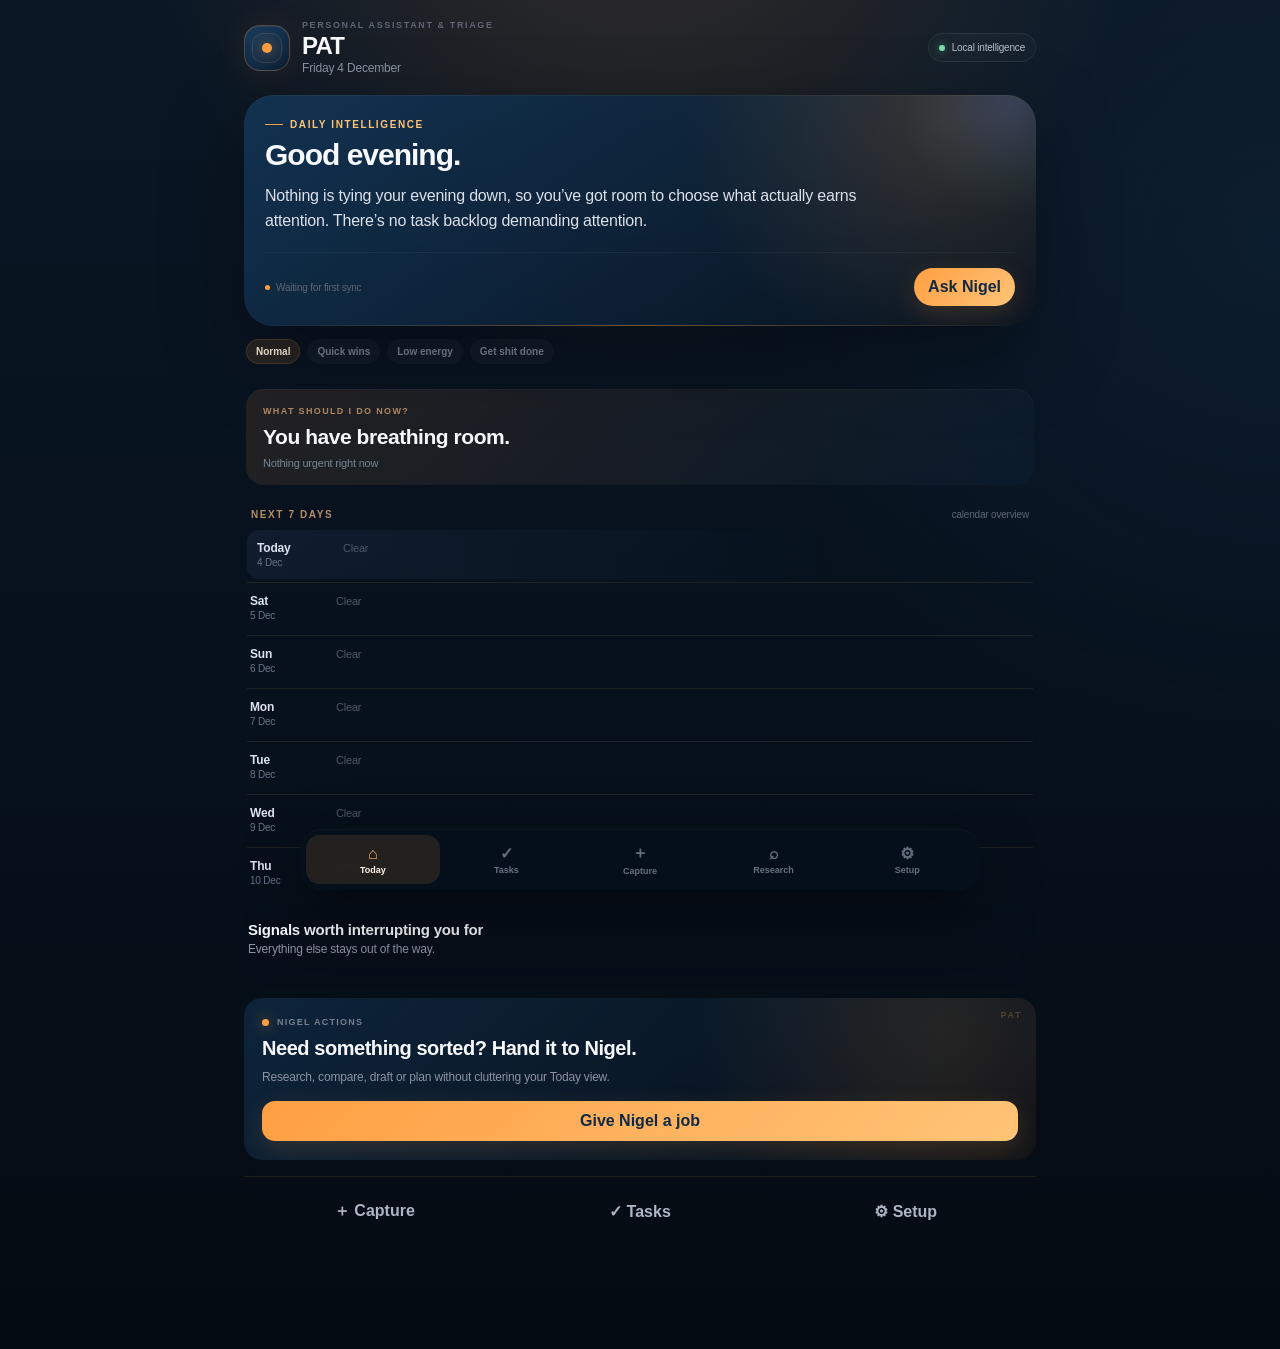
<file: index.html>
<!doctype html><html lang="en"><head><meta charset="utf-8"><meta name="viewport" content="width=device-width,initial-scale=1,viewport-fit=cover"><meta name="theme-color" content="#050609"><meta name="apple-mobile-web-app-capable" content="yes"><meta name="apple-mobile-web-app-status-bar-style" content="black-translucent"><link rel="manifest" href="manifest.json"><link rel="apple-touch-icon" href="icon-192.png"><title>PAT — Personal Assistant & Triage</title><script>(async()=>{try{if('serviceWorker'in navigator){const regs=await navigator.serviceWorker.getRegistrations();await Promise.all(regs.map(r=>r.unregister()))}if('caches'in window){const keys=await caches.keys();await Promise.all(keys.map(k=>caches.delete(k)))}}catch(e){}})();</script><style>
:root{color-scheme:dark;--bg:#050609;--bg2:#080a10;--glass:rgba(14,17,25,.72);--glass2:rgba(18,22,32,.88);--text:#f7f8fc;--muted:#8c93a2;--muted2:#5e6573;--line:rgba(255,255,255,.075);--line2:rgba(255,255,255,.13);--accent:#8fa7ff;--accent2:#b9a2ff;--cyan:#7ee9ef;--danger:#ff7e88;--warn:#ffc86e;--good:#77dfa9;--wa:#63dc90;--shadow:0 24px 70px rgba(0,0,0,.38)}
*{box-sizing:border-box;-webkit-tap-highlight-color:transparent}html{background:var(--bg)}body{margin:0;min-height:100vh;font-family:-apple-system,BlinkMacSystemFont,"SF Pro Display","Segoe UI",sans-serif;color:var(--text);background:radial-gradient(circle at 50% -10%,rgba(105,126,255,.18),transparent 32%),radial-gradient(circle at 100% 18%,rgba(167,110,255,.10),transparent 28%),linear-gradient(180deg,#090b11 0%,#050609 52%,#050609 100%);letter-spacing:-.012em}
body:before{content:"";position:fixed;inset:0;pointer-events:none;opacity:.16;background-image:linear-gradient(rgba(255,255,255,.018) 1px,transparent 1px),linear-gradient(90deg,rgba(255,255,255,.018) 1px,transparent 1px);background-size:28px 28px;mask-image:linear-gradient(to bottom,black,transparent 72%)}button,input,textarea,select{font:inherit}.app{max-width:820px;margin:auto;padding:calc(20px + env(safe-area-inset-top)) 14px calc(104px + env(safe-area-inset-bottom));position:relative;z-index:1}
.top{display:flex;justify-content:space-between;align-items:center;gap:14px;margin-bottom:20px}.identity{display:flex;align-items:center;gap:12px}.core{width:46px;height:46px;border-radius:16px;position:relative;display:grid;place-items:center;background:radial-gradient(circle at 35% 28%,rgba(255,255,255,.20),transparent 17%),linear-gradient(145deg,#222a43,#121624 65%,#0d1017);border:1px solid rgba(157,176,255,.24);box-shadow:0 0 34px rgba(121,143,255,.16),inset 0 1px 0 rgba(255,255,255,.08)}.core:before{content:"";width:10px;height:10px;border-radius:50%;background:var(--cyan);box-shadow:0 0 16px rgba(126,233,239,.9),0 0 35px rgba(143,167,255,.55);animation:pulse 2.8s ease-in-out infinite}.core:after{content:"";position:absolute;inset:7px;border:1px solid rgba(143,167,255,.14);border-radius:11px}@keyframes pulse{0%,100%{transform:scale(.8);opacity:.78}50%{transform:scale(1.08);opacity:1}}
.eyebrow{font-size:9px;letter-spacing:.18em;text-transform:uppercase;color:var(--muted2);font-weight:800}.brand{font-size:24px;font-weight:840;letter-spacing:-.8px;margin:2px 0 1px}.date{font-size:12px;color:var(--muted)}.status{display:flex;align-items:center;gap:7px;padding:8px 10px;border:1px solid var(--line);border-radius:999px;font-size:10px;color:#b7bfcc;background:rgba(255,255,255,.025);backdrop-filter:blur(16px)}.status:before{content:"";width:6px;height:6px;border-radius:50%;background:var(--good);box-shadow:0 0 10px rgba(119,223,169,.65)}
.screen{display:none}.screen.active{display:block}.brief{position:relative;overflow:hidden;border:1px solid var(--line2);background:linear-gradient(145deg,rgba(23,28,42,.94),rgba(10,13,20,.92));border-radius:29px;padding:24px 21px 20px;margin-bottom:12px;box-shadow:var(--shadow);backdrop-filter:blur(24px)}.brief:before{content:"";position:absolute;width:230px;height:230px;right:-90px;top:-105px;border-radius:50%;background:radial-gradient(circle,rgba(137,160,255,.18),rgba(126,233,239,.04) 45%,transparent 68%)}.brief:after{content:"";position:absolute;left:0;right:0;bottom:0;height:1px;background:linear-gradient(90deg,transparent,rgba(143,167,255,.5),transparent)}.briefTag{display:flex;align-items:center;gap:7px;font-size:10px;text-transform:uppercase;letter-spacing:.16em;color:#aab7e8;font-weight:800}.briefTag:before{content:"";width:18px;height:1px;background:var(--accent)}.brief h1{font-size:30px;line-height:1.05;letter-spacing:-1px;margin:9px 0 12px}.summary{font-size:16px;line-height:1.58;color:#dde1eb;max-width:650px}.briefFoot{display:flex;align-items:center;justify-content:space-between;gap:12px;margin-top:19px;padding-top:15px;border-top:1px solid rgba(255,255,255,.055)}.syncTiny{font-size:10px;color:var(--muted2);display:flex;align-items:center;gap:6px}.syncTiny:before{content:"";width:5px;height:5px;border-radius:50%;background:var(--accent)}.ask{border:0;border-radius:999px;padding:10px 14px;background:linear-gradient(135deg,#a4b6ff,#ba9eff);color:#080a10;font-weight:820;box-shadow:0 8px 26px rgba(132,150,255,.20);cursor:pointer}
.signalRow{display:grid;grid-template-columns:1fr 1fr;gap:9px;margin:12px 0}.signal{position:relative;overflow:hidden;border:1px solid var(--line);background:rgba(13,16,23,.72);backdrop-filter:blur(18px);border-radius:18px;padding:13px 14px}.signal:before{content:"";position:absolute;left:0;top:13px;bottom:13px;width:2px;border-radius:2px;background:linear-gradient(var(--accent),var(--cyan));opacity:.8}.signal span{font-size:9px;text-transform:uppercase;letter-spacing:.14em;color:var(--muted2);font-weight:800}.signal b{display:block;font-size:13px;line-height:1.35;margin:5px 0 0;padding-left:1px}.sectionTitle{display:flex;align-items:center;justify-content:space-between;margin:17px 3px 8px}.sectionTitle span{font-size:10px;text-transform:uppercase;letter-spacing:.16em;color:#747c8c;font-weight:800}.sectionTitle i{font-style:normal;font-size:10px;color:#535a68}
.insight{position:relative;border:1px solid rgba(143,167,255,.14);background:linear-gradient(135deg,rgba(19,24,36,.86),rgba(11,14,21,.88));border-radius:22px;padding:18px;margin-bottom:10px;overflow:hidden}.insight:before{content:"PAT";position:absolute;right:14px;top:12px;font-size:9px;letter-spacing:.18em;color:rgba(171,188,255,.40);font-weight:900}.label{font-size:9px;text-transform:uppercase;letter-spacing:.14em;font-weight:800;color:#778091;margin-bottom:8px}.bigline{font-size:20px;font-weight:760;line-height:1.28;letter-spacing:-.45px;max-width:670px}.support{font-size:12px;color:var(--muted);margin-top:7px;line-height:1.48}.attention{display:flex;flex-wrap:wrap;gap:7px}.chip{display:inline-flex;align-items:center;gap:7px;border:1px solid var(--line);background:rgba(12,15,21,.78);border-radius:999px;padding:8px 10px;font-size:11px;color:#d9dde6;box-shadow:inset 0 1px 0 rgba(255,255,255,.02)}.chip .dot{width:6px;height:6px;border-radius:50%;background:var(--warn);box-shadow:0 0 8px currentColor}.chip.wa .dot{background:var(--wa)}.chip.mail .dot{background:var(--warn)}.chip.task .dot{background:var(--danger)}.chip.event .dot{background:var(--accent)}
.card{border:1px solid var(--line);background:linear-gradient(180deg,rgba(17,20,28,.88),rgba(10,13,18,.90));border-radius:21px;padding:17px;margin-bottom:11px;backdrop-filter:blur(18px);box-shadow:inset 0 1px 0 rgba(255,255,255,.018)}.card.soft{background:rgba(11,14,20,.65)}.head{display:flex;justify-content:space-between;gap:10px;align-items:flex-start;margin-bottom:12px}.head h2{font-size:15px;margin:0}.sub,.meta{color:var(--muted)}.sub{font-size:12px;line-height:1.4;margin-top:3px}.quick{display:grid;grid-template-columns:repeat(3,1fr);gap:8px;margin:12px 0}.quick button,.primary,.secondary,.ghost{border-radius:13px;padding:11px 12px;font-weight:760;cursor:pointer}.quick button,.secondary{background:#151a24;color:#edf0f6;border:1px solid var(--line)}.primary{border:0;background:linear-gradient(135deg,var(--accent),var(--accent2));color:#080a10}.ghost{background:transparent;color:#c5cbd6;border:1px solid var(--line)}.wideBtn{width:100%}.grid{display:grid;grid-template-columns:1fr 1fr;gap:11px}.wide{grid-column:1/-1}.item{display:grid;grid-template-columns:auto 1fr auto;gap:10px;align-items:start;padding:11px 0;border-top:1px solid var(--line)}.item:first-child{border-top:0}.title{font-size:14px;font-weight:680}.meta{font-size:11px;margin-top:4px}.dot{width:8px;height:8px;border-radius:50%;margin-top:5px;background:#657083}.dot.event{background:var(--accent)}.dot.inbox{background:var(--warn)}.dot.research{background:var(--accent2)}.dot.whatsapp{background:var(--wa)}.check{width:20px;height:20px;accent-color:var(--accent)}.iconBtn{border:0;background:transparent;color:#697283;padding:0 4px;font-size:18px}.empty{color:var(--muted);font-size:13px;padding:4px 0}.toolbar,.actions{display:flex;gap:8px}.toolbar{overflow:auto;margin-bottom:11px}.filter{white-space:nowrap;background:#10141c;color:#aeb5c3;border:1px solid var(--line);border-radius:999px;padding:7px 10px}.filter.active{background:#20283a;color:#fff;border-color:rgba(143,167,255,.20)}textarea,select,input{width:100%;background:#0a0d13;border:1px solid var(--line);border-radius:13px;color:#fff;padding:12px;outline:none;transition:.18s}textarea:focus,select:focus,input:focus{border-color:rgba(143,167,255,.38);box-shadow:0 0 0 3px rgba(143,167,255,.07)}textarea{min-height:100px;resize:vertical}.formrow{display:grid;grid-template-columns:1fr 1fr;gap:8px;margin-top:8px}.actions{margin-top:8px}.actions>*{flex:1}.captureGrid{display:grid;grid-template-columns:repeat(2,1fr);gap:8px;margin-top:9px}.captureGrid button{min-height:52px}.researchCard{border:1px solid var(--line);background:#0b0e14;border-radius:15px;padding:12px;margin-top:9px}.connection{display:flex;justify-content:space-between;gap:12px;align-items:center;padding:12px 0;border-top:1px solid var(--line)}.connection:first-child{border-top:0}.connection strong{font-size:13px}.connection small{display:block;color:var(--muted);font-size:11px;margin-top:3px}.badge{font-size:10px;border:1px solid var(--line);border-radius:999px;padding:5px 7px;color:#aeb7c7}.badge.ready{color:var(--good);border-color:rgba(119,223,169,.20)}
nav{position:fixed;left:50%;transform:translateX(-50%);bottom:calc(10px + env(safe-area-inset-bottom));width:min(680px,calc(100% - 20px));display:grid;grid-template-columns:repeat(5,1fr);background:rgba(9,12,18,.84);backdrop-filter:blur(28px);border:1px solid var(--line2);border-radius:21px;padding:6px;z-index:20;box-shadow:0 18px 55px rgba(0,0,0,.45)}nav button{border:0;background:transparent;color:#687080;border-radius:14px;padding:8px 2px;font-size:9px;font-weight:720}nav button b{display:block;font-size:16px;margin-bottom:2px}nav button.active{background:linear-gradient(180deg,rgba(143,167,255,.13),rgba(255,255,255,.035));color:#f0f3fa;box-shadow:inset 0 0 0 1px rgba(143,167,255,.08)}.toast{position:fixed;left:50%;bottom:92px;transform:translate(-50%,14px);opacity:0;background:#f4f6fb;color:#10131a;padding:9px 13px;border-radius:999px;font-size:11px;font-weight:800;transition:.2s;z-index:30}.toast.show{opacity:1;transform:translate(-50%,0)}
@media(max-width:620px){.grid{grid-template-columns:1fr}.wide{grid-column:auto}.status{display:none}.brief h1{font-size:28px}.summary{font-size:15px}.bigline{font-size:19px}}@media(max-width:390px){.signalRow{grid-template-columns:1fr}.briefFoot{align-items:flex-start;flex-direction:column}.quick{grid-template-columns:1fr 1fr}.quick button:last-child{grid-column:1/-1}}
</style><link rel="stylesheet" href="sleek.css?v=17"><link rel="stylesheet" href="week.css?v=17"></head><body><div class="app"><header class="top"><div class="identity"><div class="core" aria-hidden="true"></div><div><div class="eyebrow">Personal Assistant &amp; Triage</div><div class="brand">PAT</div><div class="date" id="todayDate"></div></div></div><div class="status" id="syncStatus">Local intelligence</div></header><main>
<section class="screen active" data-screen="today"><section class="brief"><div class="briefTag">Daily intelligence</div><h1 id="greeting">Good afternoon.</h1><div class="summary" id="dailySummary">I’m assessing your day.</div><div class="briefFoot"><div class="syncTiny" id="briefSync">Waiting for first sync</div><button class="ask" data-action="brief">Ask Nigel</button></div></section>
<div class="signalRow"><div class="signal"><span>Next commitment</span><b id="nextEvent">Nothing fixed in the diary</b></div><div class="signal"><span>Attention load</span><b id="workload">Nothing urgent</b></div></div>
<div class="sectionTitle"><span>PAT assessment</span><i>prioritised</i></div><section class="insight"><div class="label">Best next move</div><div class="bigline" id="patPick">Nothing needs your immediate attention.</div><div class="support" id="patPickWhy">Enjoy this suspiciously organised moment.</div></section>
<section class="card soft"><div class="head"><div><h2>Signals worth interrupting you for</h2><div class="sub">Everything else stays out of the way.</div></div></div><div class="attention" id="attentionChips"></div></section>
<section class="insight" id="canSortCard"><div class="label">Nigel can take this off your plate</div><div class="bigline" id="canSortText">Nothing queued yet.</div><div class="support">Research, comparisons, bookings, drafting and admin can be prepared for you.</div><button class="primary wideBtn" data-nav="research" style="margin-top:13px">Give Nigel a job</button></section>
<div class="quick"><button data-action="capture">＋ Capture</button><button data-nav="tasks">✓ Tasks</button><button data-nav="settings">⚙ Setup</button></div></section>
<section class="screen" data-screen="tasks"><section class="card"><div class="head"><div><h2>Tasks</h2><div class="sub">The complete operational list.</div></div></div><div class="toolbar"><button class="filter active" data-filter="open">Open</button><button class="filter" data-filter="today">Today</button><button class="filter" data-filter="all">All</button></div><div id="allTasks"></div></section><section class="card"><div class="head"><div><h2>Add task</h2></div></div><input id="taskText" placeholder="What needs sorting?"><div class="formrow"><select id="priority"><option value="2">Normal priority</option><option value="1">High priority</option><option value="3">Low priority</option></select><input id="dueDate" type="date"></div><button class="primary wideBtn" id="addTask" style="margin-top:8px">Add task</button></section></section>
<section class="screen" data-screen="capture"><section class="card"><div class="head"><div><h2>Capture</h2><div class="sub">Dump it here. PAT can classify it afterwards.</div></div></div><textarea id="brainText" placeholder="Need to remember, buy, book, reply to, investigate..."></textarea><div class="captureGrid"><button class="primary" id="brainToTask">Make task</button><button class="secondary" id="brainToReminder">Make reminder</button><button class="secondary" id="brainToResearch">Research it</button><button class="ghost" id="saveBrain">Save note</button></div><div id="brainItems"></div></section><section class="card"><div class="head"><div><h2>Unread WhatsApp</h2><div class="sub">Name only. Message content stays out of PAT.</div></div></div><input id="whatsappName" placeholder="Who has an unread message?"><button class="secondary wideBtn" id="addWhatsApp" style="margin-top:8px">Add unread person</button></section></section>
<section class="screen" data-screen="research"><section class="card"><div class="head"><div><h2>Research queue</h2><div class="sub">Give Nigel jobs that need thinking, comparing or finding.</div></div></div><input id="researchText" placeholder="e.g. Find me two medium suitcases under £120"><button class="primary wideBtn" id="addResearch" style="margin-top:8px">Add research job</button><div id="researchItems"></div></section></section>
<section class="screen" data-screen="settings"><section class="card"><div class="head"><div><h2>Connections</h2><div class="sub">Signals feeding PAT’s briefing engine.</div></div></div><div class="connection"><div><strong>Apple Calendar</strong><small>PAT Sync shortcut</small></div><span class="badge" id="calendarBadge">Awaiting sync</span></div><div class="connection"><div><strong>Apple Reminders</strong><small>PAT Sync shortcut</small></div><span class="badge" id="remindersBadge">Awaiting sync</span></div><div class="connection"><div><strong>iCloud Mail</strong><small>Aggressive action triage</small></div><span class="badge" id="mailBadge">Awaiting sync</span></div><div class="connection"><div><strong>WhatsApp</strong><small>Name + unread only</small></div><span class="badge">Testing intake</span></div><div class="connection"><div><strong>Alexa Reminders</strong><small>Source supported; bridge later</small></div><span class="badge">Planned</span></div></section><section class="card"><div class="head"><div><h2>System</h2><div class="sub">Test the briefing engine or export PAT’s local state.</div></div></div><div class="actions"><button class="secondary" id="importDemo">Load demo day</button><button class="ghost" id="exportData">Backup</button></div></section></section>
</main></div><nav><button class="active" data-nav="today"><b>⌂</b>Today</button><button data-nav="tasks"><b>✓</b>Tasks</button><button data-nav="capture"><b>＋</b>Capture</button><button data-nav="research"><b>⌕</b>Research</button><button data-nav="settings"><b>⚙</b>Setup</button></nav><div class="toast" id="toast"></div><script src="app.js?v=17"></script><script src="overrides.js?v=17"></script><script src="week.js?v=17"></script></body></html>
</file>
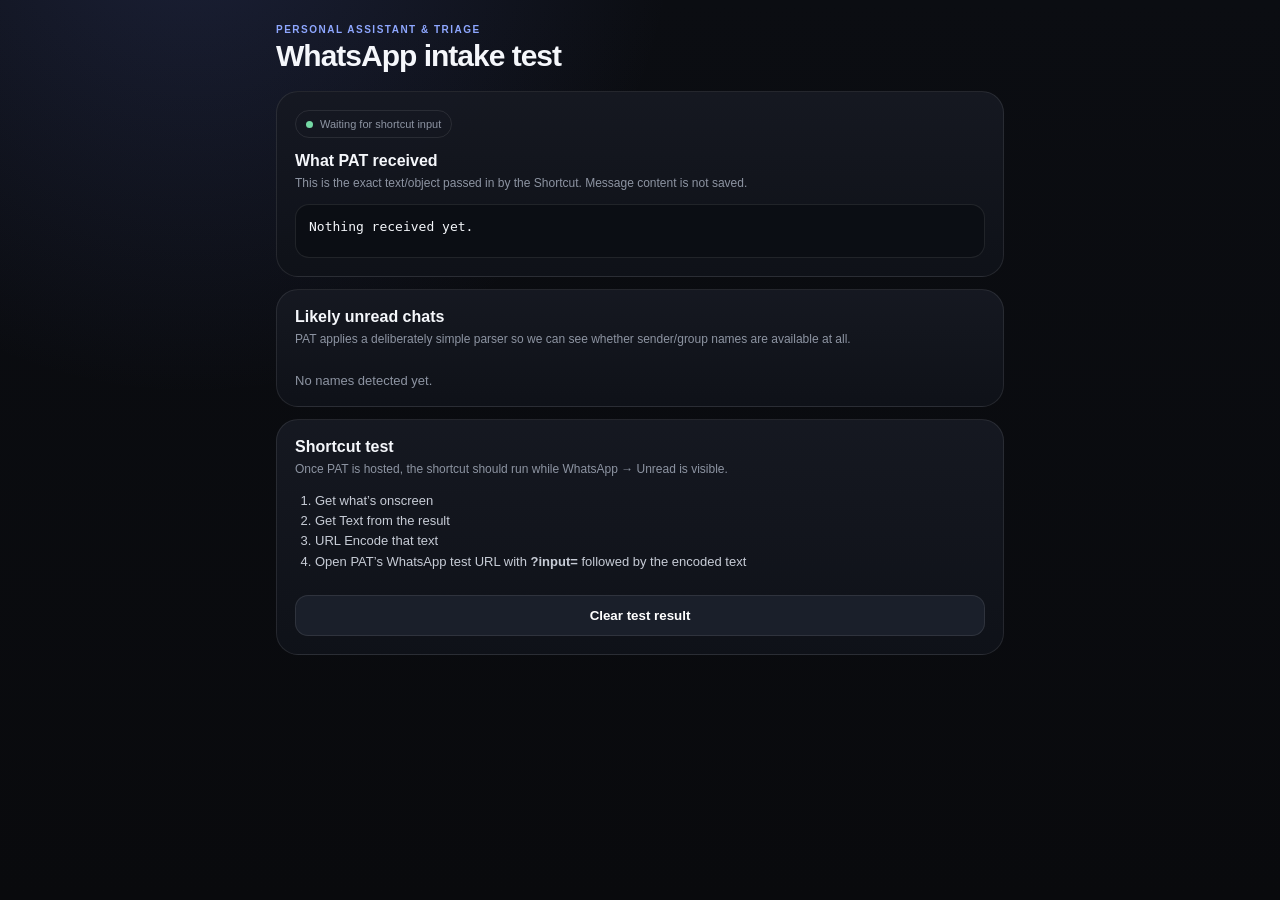
<file: wa-test.html>
<!doctype html><html lang="en"><head><meta charset="utf-8"><meta name="viewport" content="width=device-width,initial-scale=1,viewport-fit=cover"><meta name="theme-color" content="#090a0d"><title>PAT — WhatsApp Intake Test</title><style>:root{color-scheme:dark;--bg:#090a0d;--panel:#151821;--text:#f5f7fb;--muted:#8d94a2;--line:rgba(255,255,255,.09);--accent:#8ea7ff;--good:#74d8a4}*{box-sizing:border-box}body{margin:0;min-height:100vh;font-family:-apple-system,BlinkMacSystemFont,"SF Pro Display","Segoe UI",sans-serif;background:radial-gradient(circle at 15% -10%,rgba(99,119,220,.18),transparent 33%),linear-gradient(#0b0d12,var(--bg));color:var(--text)}main{max-width:760px;margin:auto;padding:calc(24px + env(safe-area-inset-top)) 16px calc(40px + env(safe-area-inset-bottom))}.eyebrow{font-size:10px;letter-spacing:.15em;text-transform:uppercase;color:var(--accent);font-weight:800}.brand{font-size:30px;font-weight:820;letter-spacing:-1px;margin:4px 0 18px}.card{border:1px solid var(--line);background:linear-gradient(180deg,rgba(22,25,34,.97),rgba(15,18,25,.97));border-radius:22px;padding:18px;margin-bottom:12px}.card h2{font-size:16px;margin:0 0 5px}.sub{color:var(--muted);font-size:12px;line-height:1.45}.result{white-space:pre-wrap;word-break:break-word;background:#0b0e14;border:1px solid var(--line);border-radius:14px;padding:13px;margin-top:12px;min-height:54px;font:13px/1.45 ui-monospace,SFMono-Regular,Menlo,monospace}.names{display:flex;flex-wrap:wrap;gap:7px;margin-top:12px}.chip{border:1px solid rgba(116,216,164,.24);background:rgba(116,216,164,.08);color:#b9efd1;border-radius:999px;padding:7px 10px;font-size:12px}.empty{color:var(--muted);font-size:13px;margin-top:12px}.status{display:inline-flex;align-items:center;gap:7px;border:1px solid var(--line);border-radius:999px;padding:7px 10px;font-size:11px;color:var(--muted)}.dot{width:7px;height:7px;border-radius:50%;background:var(--good)}button{width:100%;border:1px solid var(--line);background:#1a1f2a;color:#fff;border-radius:13px;padding:12px;font-weight:750;margin-top:10px}ol{color:#c7ccd6;font-size:13px;line-height:1.55;padding-left:20px}</style></head><body><main><div class="eyebrow">Personal Assistant &amp; Triage</div><div class="brand">WhatsApp intake test</div><section class="card"><div class="status"><span class="dot"></span><span id="status">Waiting for shortcut input</span></div><h2 style="margin-top:14px">What PAT received</h2><div class="sub">This is the exact text/object passed in by the Shortcut. Message content is not saved.</div><div class="result" id="raw">Nothing received yet.</div></section><section class="card"><h2>Likely unread chats</h2><div class="sub">PAT applies a deliberately simple parser so we can see whether sender/group names are available at all.</div><div class="names" id="names"></div><div class="empty" id="none">No names detected yet.</div></section><section class="card"><h2>Shortcut test</h2><div class="sub">Once PAT is hosted, the shortcut should run while WhatsApp → Unread is visible.</div><ol><li>Get what’s onscreen</li><li>Get Text from the result</li><li>URL Encode that text</li><li>Open PAT’s WhatsApp test URL with <b>?input=</b> followed by the encoded text</li></ol><button id="clear">Clear test result</button></section></main><script>const raw=document.getElementById('raw'),namesEl=document.getElementById('names'),none=document.getElementById('none'),status=document.getElementById('status');const params=new URLSearchParams(location.search);let input=params.get('input')||'';try{input=decodeURIComponent(input)}catch(e){}function candidates(s){if(!s)return[];const ignore=new Set(['whatsapp','unread','chats','updates','calls','communities','settings','search','archived','new chat','meta ai','today','yesterday','typing','online','message']);let lines=s.split(/\r?\n|\s{2,}/).map(x=>x.trim()).filter(Boolean);lines=lines.filter(x=>x.length>=2&&x.length<=80&&!/^\d{1,2}[:.]\d{2}$/.test(x)&&!/^\d+$/.test(x)&&!ignore.has(x.toLowerCase())&&!/^https?:/i.test(x));const out=[];for(const line of lines){if(/[A-Za-zÀ-ÿ]/.test(line)&&!out.some(x=>x.toLowerCase()===line.toLowerCase()))out.push(line)}return out.slice(0,20)}if(input){raw.textContent=input;status.textContent='Shortcut input received';const found=candidates(input);if(found.length){none.style.display='none';namesEl.innerHTML=found.map(n=>`<span class="chip">${n.replace(/[&<>\"]/g,c=>({'&':'&amp;','<':'&lt;','>':'&gt;','"':'&quot;'}[c]))}</span>`).join('')}else none.textContent='Input arrived, but no plausible names were detected.'}document.getElementById('clear').onclick=()=>{history.replaceState({},'',location.pathname);raw.textContent='Nothing received yet.';namesEl.innerHTML='';none.style.display='block';none.textContent='No names detected yet.';status.textContent='Waiting for shortcut input'}</script></body></html>
</file>
<file: sleek.css>
:root{--pat-orange:#ff9f43;--pat-orange-soft:#ffc477;--pat-navy:#102a46;--pat-navy-2:#173b5d;--pat-cream:#fff7e9;--surface:rgba(16,42,70,.34);--surface-strong:rgba(18,48,78,.68);--hairline:rgba(255,196,119,.10);--accent:#ff9f43;--accent2:#ffc477;--cyan:#ffc477;--warn:#ffb45f}
body{background:radial-gradient(circle at 50% -10%,rgba(255,159,67,.16),transparent 31%),radial-gradient(circle at 100% 18%,rgba(23,59,93,.22),transparent 31%),linear-gradient(180deg,#0b1725 0%,#07111d 48%,#050b12 100%)}
.core{background:linear-gradient(145deg,#173b5d,#102a46 68%,#0a1d31);border-color:rgba(255,159,67,.28);box-shadow:0 0 34px rgba(255,159,67,.10),inset 0 1px 0 rgba(255,255,255,.07)}.core:before{background:var(--pat-orange);box-shadow:0 0 16px rgba(255,159,67,.75),0 0 30px rgba(255,196,119,.25)}.core:after{border-color:rgba(255,196,119,.15)}
.brief{border:0;background:radial-gradient(circle at 88% 8%,rgba(255,159,67,.17),transparent 35%),linear-gradient(145deg,rgba(19,52,84,.94),rgba(7,18,30,.92));box-shadow:0 28px 80px rgba(0,0,0,.34),inset 0 1px 0 rgba(255,196,119,.06)}.brief:after{background:linear-gradient(90deg,transparent,rgba(255,159,67,.65),transparent);opacity:.65}.briefTag{color:#ffc477}.briefTag:before{background:#ff9f43}.syncTiny:before{background:#ff9f43}
.ask,.primary{background:linear-gradient(135deg,#ff9f43,#ffc477);color:#102a46;box-shadow:0 8px 26px rgba(255,159,67,.16)}
.patModes{display:flex;gap:7px;overflow:auto;padding:3px 2px 10px;margin-top:-2px}.patModes button{white-space:nowrap;border:0;border-radius:999px;background:rgba(255,255,255,.035);color:#7d8796;padding:7px 10px;font-size:10px;font-weight:760}.patModes button.active{background:rgba(255,159,67,.13);color:#fff2df;box-shadow:inset 0 0 0 1px rgba(255,159,67,.16)}
.nowPanel{margin:15px 2px 5px;padding:17px 17px 16px;border-radius:18px;background:linear-gradient(135deg,rgba(255,159,67,.11),rgba(23,59,93,.14));box-shadow:inset 0 1px 0 rgba(255,196,119,.045)}.tinyLabel{font-size:9px;text-transform:uppercase;letter-spacing:.15em;color:#b28a64;font-weight:850;margin-bottom:8px}.nowMain{font-size:21px;line-height:1.25;font-weight:790;letter-spacing:-.45px}.nowMeta{font-size:11px;color:#788697;margin-top:7px}
.patSectionHead{display:flex;align-items:baseline;justify-content:space-between;margin:0 4px 10px}.patSectionHead b{font-size:10px;text-transform:uppercase;letter-spacing:.16em;color:#b58c66}.patSectionHead span{font-size:10px;color:#596777}
.patWeek{margin-top:25px}.weekDay.today{background:linear-gradient(90deg,rgba(255,159,67,.08),transparent)}.weekEvent b{color:#f5f1eb}.weekEvent span{color:#b18a67}
.insight{border:0;border-radius:18px;background:radial-gradient(circle at 96% 4%,rgba(255,159,67,.09),transparent 34%),linear-gradient(135deg,rgba(18,47,76,.56),rgba(7,15,24,.30));box-shadow:none;padding:19px 18px;margin-bottom:7px}.insight:before{color:rgba(255,196,119,.22)}
.card{border:0;border-radius:17px;background:rgba(10,24,38,.38);box-shadow:none;backdrop-filter:blur(12px);padding:17px 16px}.card.soft{background:transparent;padding-left:4px;padding-right:4px}.chip{border:0;background:rgba(255,159,67,.07);padding:8px 11px;box-shadow:none}
#canSortCard{margin-top:4px;background:radial-gradient(circle at 88% 20%,rgba(255,159,67,.12),transparent 34%),linear-gradient(135deg,rgba(17,45,73,.72),rgba(7,15,24,.42))}#canSortCard .primary{margin-top:15px!important}.nigelHead{display:flex;align-items:center;gap:8px;margin-bottom:9px}.nigelPulse{width:7px;height:7px;border-radius:50%;background:#ff9f43;box-shadow:0 0 14px rgba(255,159,67,.65)}
.autoSort{margin-top:9px;border:0!important;background:rgba(255,159,67,.08)!important;color:#ffd5a8!important}.quick{margin-top:16px;gap:5px;border-top:1px solid var(--hairline);padding-top:13px}.quick button{border:0;background:transparent;color:#aeb6c6;border-radius:12px}.quick button:active{background:rgba(255,159,67,.08)}
.screen[data-screen="tasks"] .card,.screen[data-screen="capture"] .card,.screen[data-screen="research"] .card,.screen[data-screen="settings"] .card{background:linear-gradient(180deg,rgba(16,42,68,.48),rgba(7,16,26,.34));border:0;border-radius:18px;margin-bottom:9px}.researchCard{border:0;background:rgba(255,159,67,.035);border-radius:13px}.connection{border-top-color:var(--hairline)}.badge{border-color:transparent;background:rgba(255,255,255,.045)}button.badge{cursor:pointer}.badge.ready{color:#ffc477;background:rgba(255,159,67,.07)}.filter{border:0;background:rgba(255,255,255,.035)}.filter.active{border:0;background:rgba(255,159,67,.13);color:#fff1df}
nav{border:0;background:rgba(6,17,29,.88);box-shadow:0 20px 60px rgba(0,0,0,.48),inset 0 1px 0 rgba(255,196,119,.045)}nav button.active{box-shadow:none;background:rgba(255,159,67,.12);color:#fff4e6}nav button.active b{color:#ffad5c}
@media(max-width:390px){.nowMain{font-size:19px}}
</file>
<file: week.css>
.patWeek{margin:24px 3px 7px}.weekDays{display:grid;gap:3px}.weekDay{display:grid;grid-template-columns:74px 1fr;gap:12px;padding:11px 3px;border-top:1px solid var(--hairline)}.weekDay:first-child{border-top:0}.weekDay.today{background:linear-gradient(90deg,rgba(143,167,255,.07),transparent 76%);border-radius:12px;padding-left:10px;padding-right:8px}.weekDate b{display:block;font-size:12px;color:#dce2ef}.weekDate span{display:block;font-size:10px;color:#687386;margin-top:2px}.weekEvents{display:grid;gap:7px}.weekEvent{display:grid;grid-template-columns:48px 1fr;gap:8px;align-items:baseline}.weekEvent span{font-size:10px;color:#677287;font-variant-numeric:tabular-nums}.weekEvent b{font-size:12px;line-height:1.35;color:#cfd5e1;font-weight:680}.weekEmpty{font-size:11px;color:#4e5868;padding-top:1px}@media(max-width:390px){.weekDay{grid-template-columns:65px 1fr}.weekEvent{grid-template-columns:44px 1fr}}
</file>
